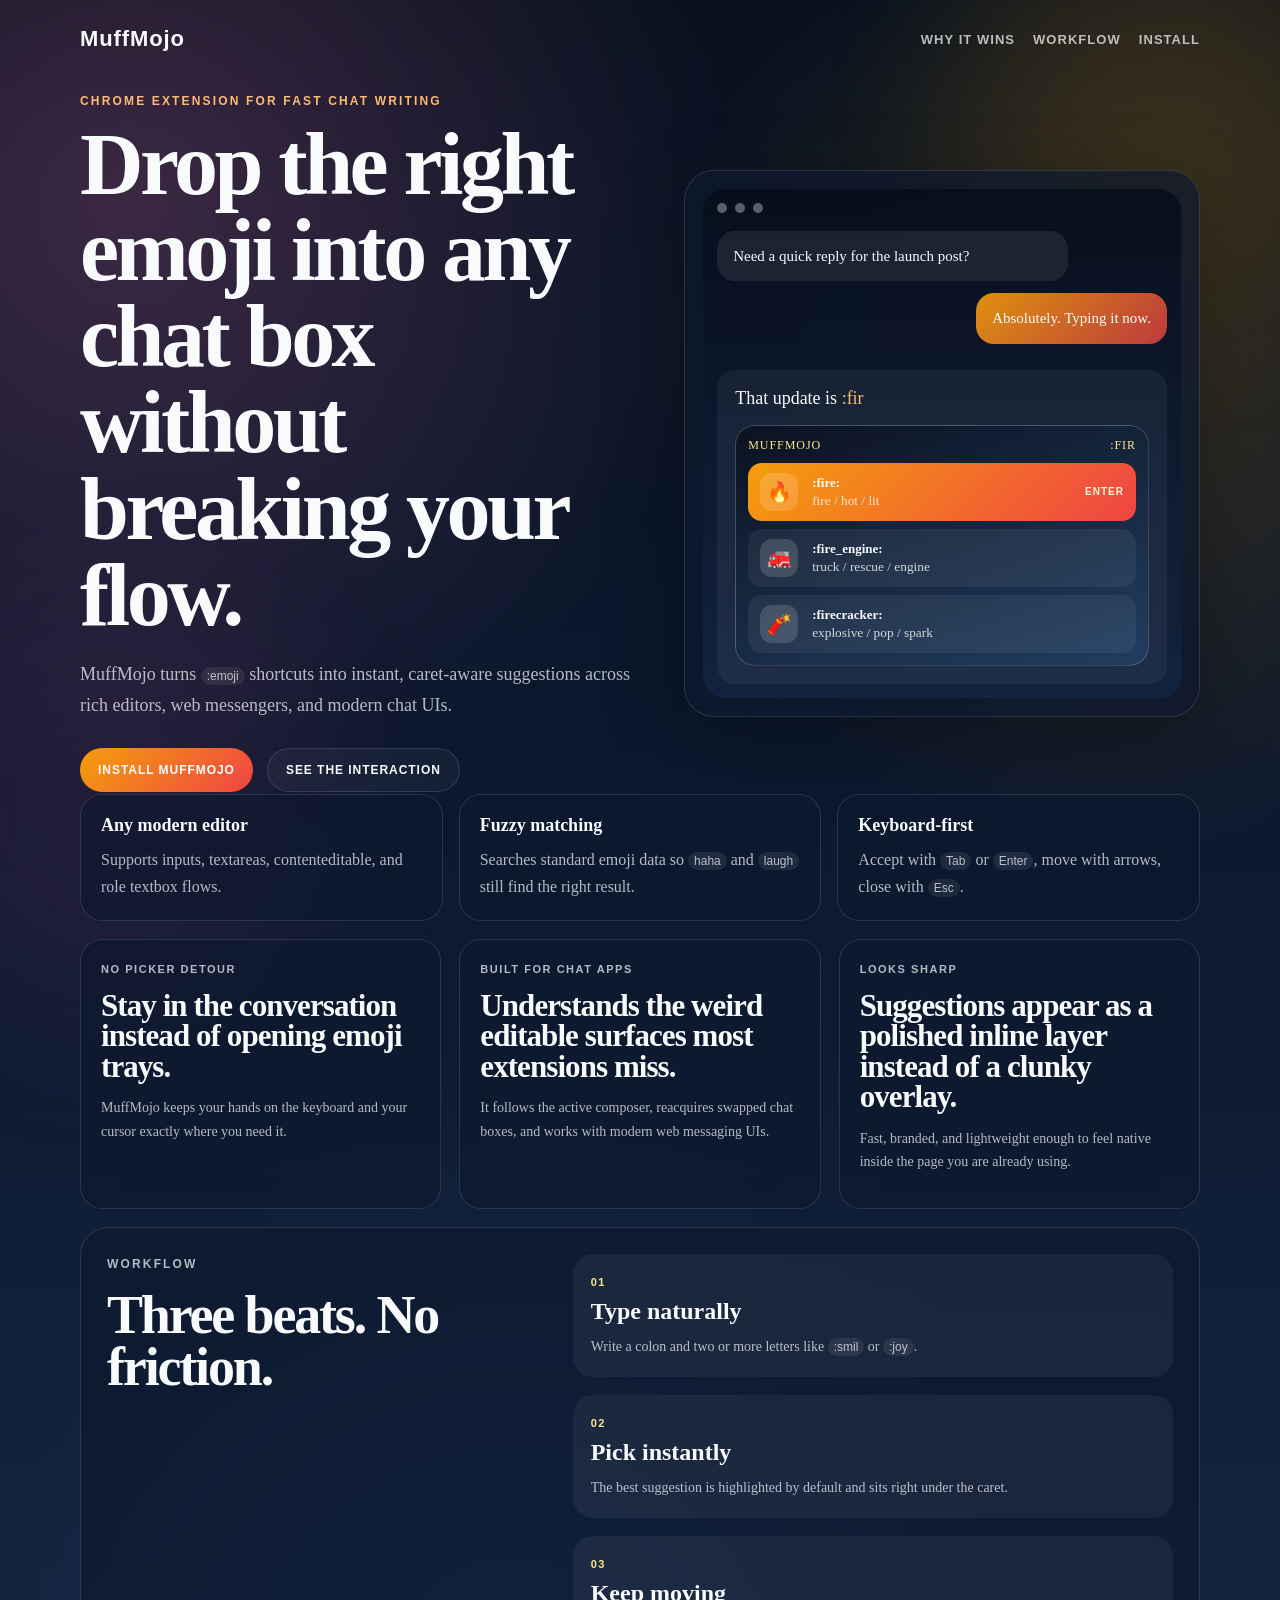
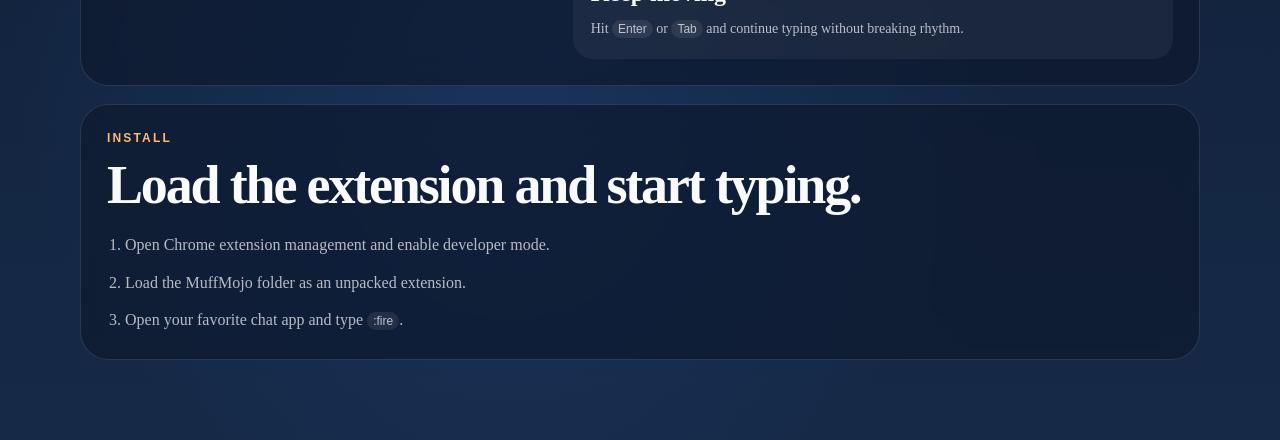
<file: website/index.html>
<!DOCTYPE html>
<html lang="en">
  <head>
    <meta charset="UTF-8" />
    <meta name="viewport" content="width=device-width, initial-scale=1.0" />
    <title>MuffMojo</title>
    <link rel="stylesheet" href="styles.css" />
  </head>
  <body>
    <div class="ambient ambient-one"></div>
    <div class="ambient ambient-two"></div>

    <header class="site-header">
      <a class="brand" href="#">MuffMojo</a>
      <nav class="site-nav">
        <a href="#why">Why it wins</a>
        <a href="#workflow">Workflow</a>
        <a href="#install">Install</a>
      </nav>
    </header>

    <main>
      <section class="hero">
        <div class="hero-copy">
          <p class="eyebrow">Chrome extension for fast chat writing</p>
          <h1>Drop the right emoji into any chat box without breaking your flow.</h1>
          <p class="hero-text">
            MuffMojo turns <code>:emoji</code> shortcuts into instant, caret-aware suggestions across rich editors,
            web messengers, and modern chat UIs.
          </p>
          <div class="cta-row">
            <a class="cta cta-primary" href="#install">Install MuffMojo</a>
            <a class="cta cta-secondary" href="#workflow">See the interaction</a>
          </div>
        </div>

        <div class="hero-demo">
          <div class="demo-window">
            <div class="demo-bar">
              <span></span>
              <span></span>
              <span></span>
            </div>
            <div class="chat-thread">
              <div class="bubble bubble-in">Need a quick reply for the launch post?</div>
              <div class="bubble bubble-out">Absolutely. Typing it now.</div>
            </div>
            <div class="composer">
              <div class="composer-line">That update is <span class="typed">:fir</span></div>
              <div class="tooltip">
                <div class="tooltip-head">
                  <span>MuffMojo</span>
                  <span>:fir</span>
                </div>
                <div class="tooltip-item active">
                  <span class="tooltip-emoji">🔥</span>
                  <span class="tooltip-copy">
                    <strong>:fire:</strong>
                    <small>fire / hot / lit</small>
                  </span>
                  <span class="tooltip-key">Enter</span>
                </div>
                <div class="tooltip-item">
                  <span class="tooltip-emoji">🚒</span>
                  <span class="tooltip-copy">
                    <strong>:fire_engine:</strong>
                    <small>truck / rescue / engine</small>
                  </span>
                </div>
                <div class="tooltip-item">
                  <span class="tooltip-emoji">🧨</span>
                  <span class="tooltip-copy">
                    <strong>:firecracker:</strong>
                    <small>explosive / pop / spark</small>
                  </span>
                </div>
              </div>
            </div>
          </div>
        </div>
      </section>

      <section class="stats">
        <article>
          <strong>Any modern editor</strong>
          <span>Supports inputs, textareas, contenteditable, and role textbox flows.</span>
        </article>
        <article>
          <strong>Fuzzy matching</strong>
          <span>Searches standard emoji data so <code>haha</code> and <code>laugh</code> still find the right result.</span>
        </article>
        <article>
          <strong>Keyboard-first</strong>
          <span>Accept with <code>Tab</code> or <code>Enter</code>, move with arrows, close with <code>Esc</code>.</span>
        </article>
      </section>

      <section class="feature-grid" id="why">
        <article class="feature-card">
          <p class="card-kicker">No picker detour</p>
          <h2>Stay in the conversation instead of opening emoji trays.</h2>
          <p>MuffMojo keeps your hands on the keyboard and your cursor exactly where you need it.</p>
        </article>
        <article class="feature-card">
          <p class="card-kicker">Built for chat apps</p>
          <h2>Understands the weird editable surfaces most extensions miss.</h2>
          <p>It follows the active composer, reacquires swapped chat boxes, and works with modern web messaging UIs.</p>
        </article>
        <article class="feature-card">
          <p class="card-kicker">Looks sharp</p>
          <h2>Suggestions appear as a polished inline layer instead of a clunky overlay.</h2>
          <p>Fast, branded, and lightweight enough to feel native inside the page you are already using.</p>
        </article>
      </section>

      <section class="workflow" id="workflow">
        <div>
          <p class="eyebrow">Workflow</p>
          <h2>Three beats. No friction.</h2>
        </div>
        <div class="workflow-list">
          <article>
            <span>01</span>
            <h3>Type naturally</h3>
            <p>Write a colon and two or more letters like <code>:smil</code> or <code>:joy</code>.</p>
          </article>
          <article>
            <span>02</span>
            <h3>Pick instantly</h3>
            <p>The best suggestion is highlighted by default and sits right under the caret.</p>
          </article>
          <article>
            <span>03</span>
            <h3>Keep moving</h3>
            <p>Hit <code>Enter</code> or <code>Tab</code> and continue typing without breaking rhythm.</p>
          </article>
        </div>
      </section>

      <section class="install" id="install">
        <div>
          <p class="eyebrow">Install</p>
          <h2>Load the extension and start typing.</h2>
        </div>
        <ol>
          <li>Open Chrome extension management and enable developer mode.</li>
          <li>Load the MuffMojo folder as an unpacked extension.</li>
          <li>Open your favorite chat app and type <code>:fire</code>.</li>
        </ol>
      </section>
    </main>
  </body>
</html>
</file>
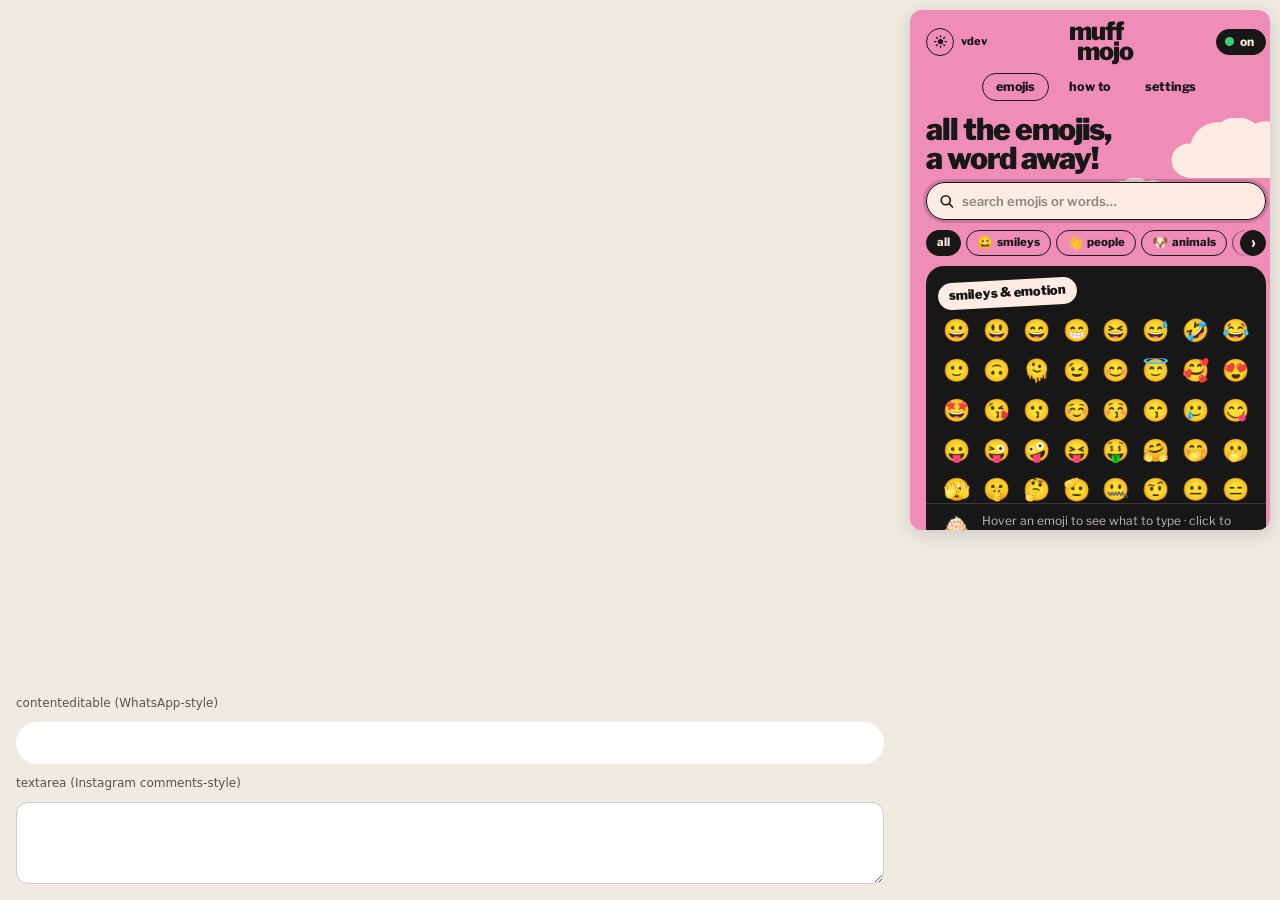
<file: dev/playground.html>
<!DOCTYPE html>
<html lang="en">
<head>
<meta charset="UTF-8" />
<title>Muff-Mojo playground</title>
<style>
  body { margin: 0; font: 14px system-ui, sans-serif; background: #efeae2; display: grid; grid-template-columns: 1fr 380px; height: 100vh; }
  .chat { display: flex; flex-direction: column; justify-content: flex-end; padding: 16px; gap: 12px; }
  .box { background: #fff; border-radius: 22px; padding: 10px 16px; min-height: 22px; outline: none; }
  textarea { font: inherit; border-radius: 12px; border: 1px solid #ccc; padding: 10px; height: 60px; }
  iframe { border: 0; width: 360px; height: 520px; margin: 10px; box-shadow: 0 4px 20px rgba(0,0,0,.15); border-radius: 12px; }
  label { font-size: 12px; color: #555; }
</style>
</head>
<body>
  <div class="chat">
    <label>contenteditable (WhatsApp-style)</label>
    <div id="ce" class="box" contenteditable="true"></div>
    <label>textarea (Instagram comments-style)</label>
    <textarea id="ta"></textarea>
  </div>
  <iframe src="../extension/popup/popup.html" title="popup"></iframe>
  <script src="../extension/shared/emoji-data.js"></script>
  <script src="../extension/shared/emojis.js"></script>
  <script src="../extension/content/content.js"></script>
</body>
</html>
</file>
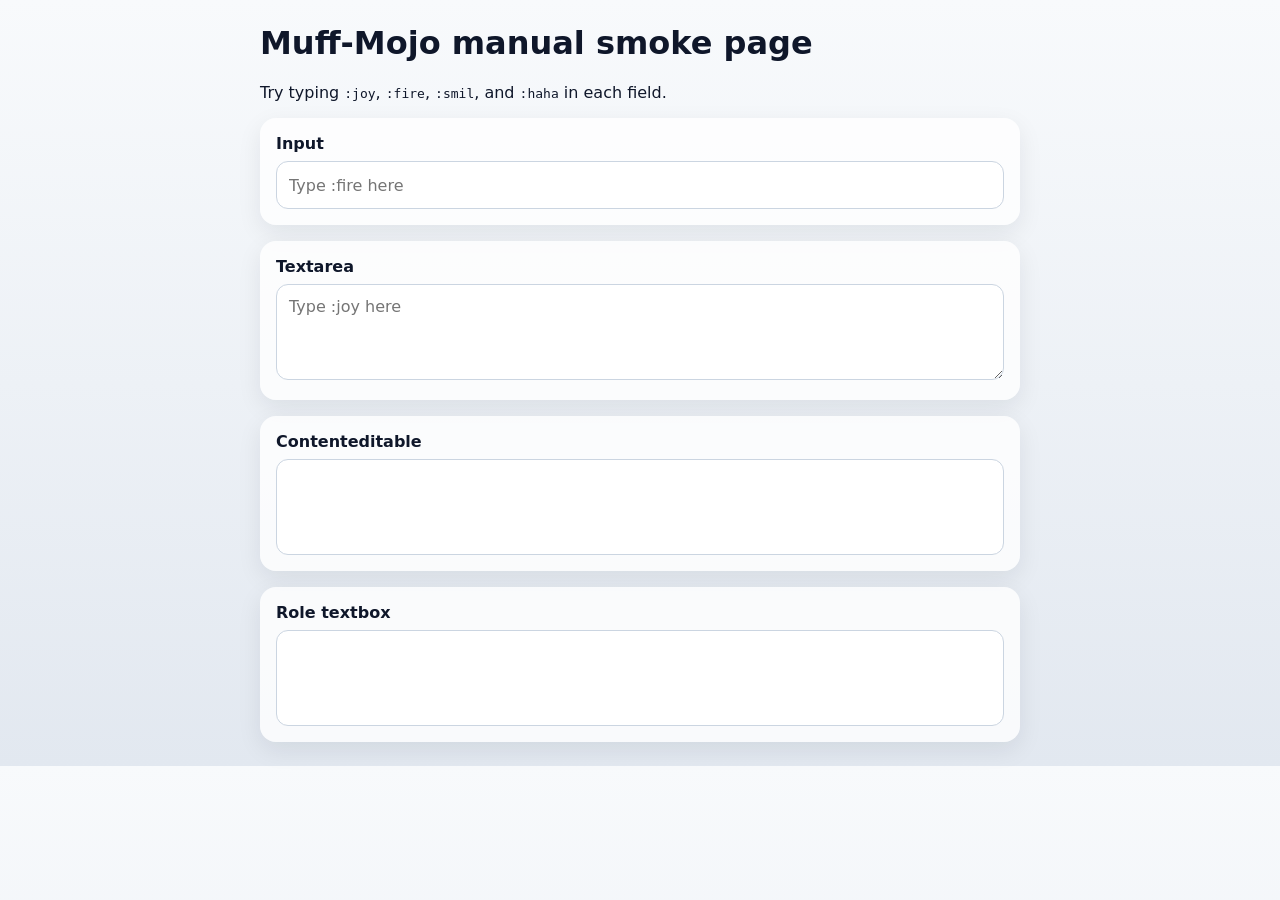
<file: test-fixtures/manual-smoke.html>
<!DOCTYPE html>
<html lang="en">
  <head>
    <meta charset="UTF-8" />
    <meta name="viewport" content="width=device-width, initial-scale=1.0" />
    <title>Muff-Mojo Manual Smoke</title>
    <style>
      body {
        margin: 0;
        padding: 24px;
        background: linear-gradient(180deg, #f8fafc, #e2e8f0);
        color: #0f172a;
        font-family: "Segoe UI", system-ui, sans-serif;
      }

      main {
        max-width: 760px;
        margin: 0 auto;
      }

      h1 {
        margin-top: 0;
      }

      .grid {
        display: grid;
        gap: 16px;
      }

      .card {
        padding: 16px;
        border-radius: 16px;
        background: rgba(255, 255, 255, 0.8);
        box-shadow: 0 8px 24px rgba(15, 23, 42, 0.08);
      }

      label {
        display: block;
        margin-bottom: 8px;
        font-weight: 600;
      }

      input,
      textarea,
      [contenteditable="true"],
      [role="textbox"] {
        width: 100%;
        min-height: 48px;
        padding: 12px;
        border: 1px solid #cbd5e1;
        border-radius: 12px;
        background: #fff;
        box-sizing: border-box;
        font: inherit;
      }

      textarea {
        min-height: 96px;
        resize: vertical;
      }

      [contenteditable="true"],
      [role="textbox"] {
        min-height: 96px;
      }
    </style>
  </head>
  <body>
    <main>
      <h1>Muff-Mojo manual smoke page</h1>
      <p>Try typing <code>:joy</code>, <code>:fire</code>, <code>:smil</code>, and <code>:haha</code> in each field.</p>

      <div class="grid">
        <section class="card">
          <label for="plain-input">Input</label>
          <input id="plain-input" type="text" placeholder="Type :fire here" />
        </section>

        <section class="card">
          <label for="plain-textarea">Textarea</label>
          <textarea id="plain-textarea" placeholder="Type :joy here"></textarea>
        </section>

        <section class="card">
          <label for="rich-editor">Contenteditable</label>
          <div id="rich-editor" contenteditable="true" spellcheck="false"></div>
        </section>

        <section class="card">
          <label for="role-editor">Role textbox</label>
          <div id="role-editor" role="textbox" contenteditable="true" spellcheck="false"></div>
        </section>
      </div>
    </main>
  </body>
</html>
</file>
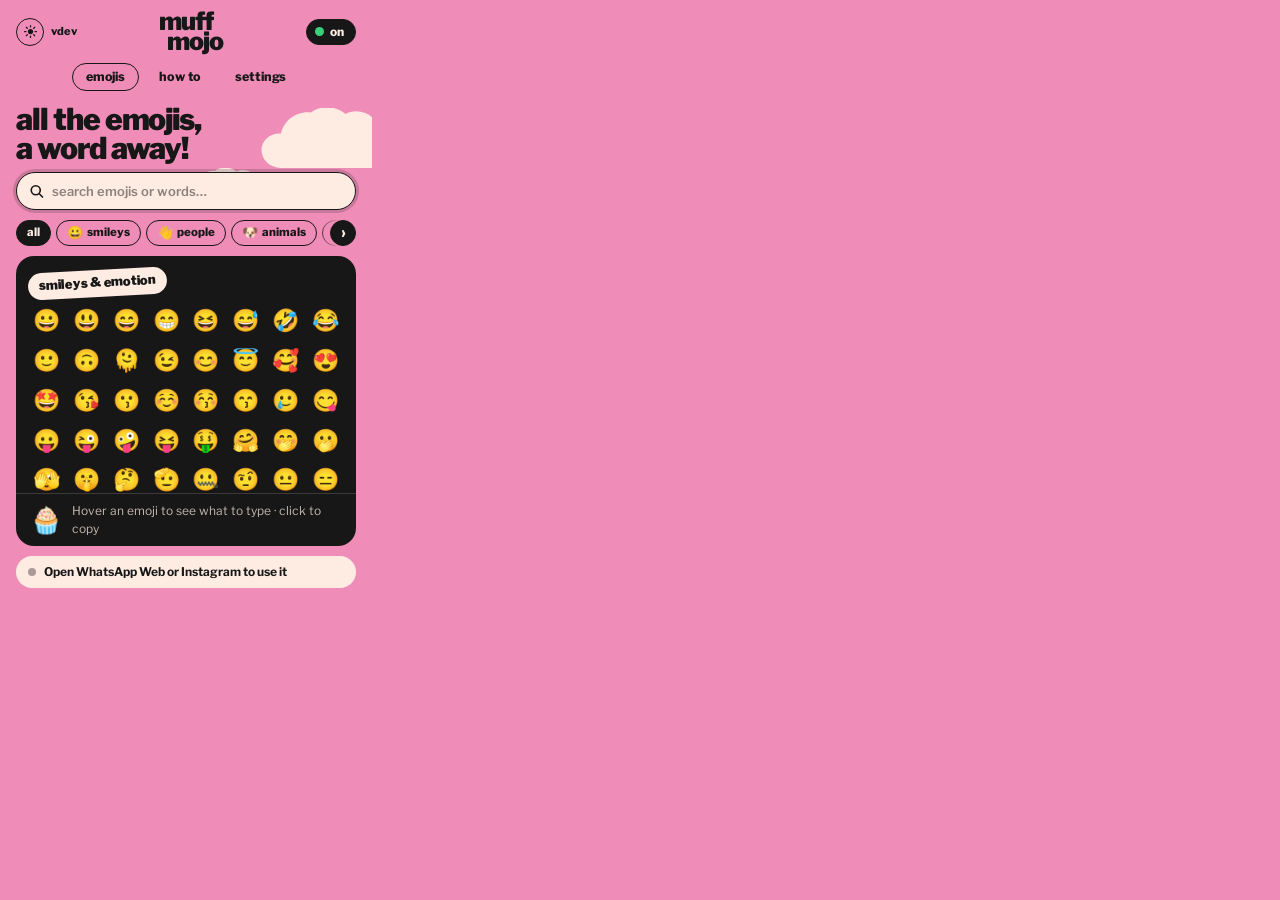
<file: extension/popup/popup.html>
<!DOCTYPE html>
<html lang="en">
<head>
  <meta charset="UTF-8" />
  <title>Muff-Mojo</title>
  <link rel="preconnect" href="https://fonts.googleapis.com" />
  <link rel="preconnect" href="https://fonts.gstatic.com" crossorigin />
  <link href="https://fonts.googleapis.com/css2?family=Libre+Franklin:ital,wght@0,400;0,600;0,800;0,900;1,800&display=swap" rel="stylesheet" />
  <link rel="stylesheet" href="popup.css" />
</head>
<body data-tab="emojis">
  <script src="theme-boot.js"></script>
  <main class="app">
    <!-- decorative clouds -->
    <svg class="cloud cloud-a" viewBox="0 0 200 90" aria-hidden="true"><path d="M30 80c-17 0-28-11-28-24s12-23 26-22c4-17 20-30 40-28 12-10 34-9 46 2 14-8 36-2 42 14 20 0 38 13 38 31s-14 27-32 27z"/></svg>
    <svg class="cloud cloud-b" viewBox="0 0 200 90" aria-hidden="true"><path d="M30 80c-17 0-28-11-28-24s12-23 26-22c4-17 20-30 40-28 12-10 34-9 46 2 14-8 36-2 42 14 20 0 38 13 38 31s-14 27-32 27z"/></svg>

    <header class="top">
      <div class="top-left">
        <button type="button" class="theme-btn" id="theme-btn" aria-label="Switch to dark mode" title="Switch to dark mode">
          <svg class="i-moon" viewBox="0 0 24 24" aria-hidden="true"><path d="M20 14.5A8 8 0 0 1 9.5 4a8 8 0 1 0 10.5 10.5z"/></svg>
          <svg class="i-sun" viewBox="0 0 24 24" aria-hidden="true"><circle cx="12" cy="12" r="4.2"/><path d="M12 2.5v2.2M12 19.3v2.2M2.5 12h2.2M19.3 12h2.2M5.3 5.3l1.6 1.6M17.1 17.1l1.6 1.6M5.3 18.7l1.6-1.6M17.1 6.9l1.6-1.6"/></svg>
        </button>
        <span class="ver">v<span id="version"></span></span>
      </div>
      <h1 class="wordmark" aria-label="Muff-Mojo"><span>muff</span><span>mojo</span></h1>
      <label class="power" title="Turn Muff-Mojo on or off">
        <input type="checkbox" id="enabled" checked />
        <span class="power-pill" aria-hidden="true"><span class="power-dot"></span><span class="power-on">on</span><span class="power-off">off</span></span>
        <span class="sr">Enable Muff-Mojo</span>
      </label>
    </header>

    <nav class="tabs" role="tablist">
      <button role="tab" id="tab-emojis" aria-controls="panel-emojis" aria-selected="true">emojis</button>
      <button role="tab" id="tab-howto" aria-controls="panel-howto" aria-selected="false">how to</button>
      <button role="tab" id="tab-settings" aria-controls="panel-settings" aria-selected="false">settings</button>
    </nav>

    <!-- Emoji dictionary -->
    <section class="panel" id="panel-emojis" role="tabpanel" aria-labelledby="tab-emojis">
      <h2 class="title">all the emojis,<br />a word away!</h2>
      <div class="search">
        <svg viewBox="0 0 20 20" aria-hidden="true"><circle cx="9" cy="9" r="6"/><path d="m14 14 4 4"/></svg>
        <input id="q" type="search" placeholder="search emojis or words…" autocomplete="off" spellcheck="false" />
      </div>
      <div class="chips-wrap" id="chips-wrap">
        <button type="button" class="chips-nav prev" id="chips-prev" aria-label="Previous categories" tabindex="-1">‹</button>
        <div class="chips" id="chips" role="toolbar" aria-label="Categories"></div>
        <button type="button" class="chips-nav next" id="chips-next" aria-label="More categories" tabindex="-1">›</button>
      </div>
      <div class="card">
        <div class="grid-wrap" id="grid-wrap">
          <div id="grid"></div>
          <p class="empty" id="empty" hidden>no emoji for “<span id="empty-q"></span>” yet.</p>
        </div>
        <footer class="detail" id="detail" aria-live="polite">
          <span class="detail-emoji" id="detail-emoji">🧁</span>
          <span class="detail-text" id="detail-text">Hover an emoji to see what to type · click to copy</span>
        </footer>
      </div>
    </section>

    <!-- How to -->
    <section class="panel" id="panel-howto" role="tabpanel" aria-labelledby="tab-howto" hidden>
      <h2 class="title">type a word,<br />get the emoji!</h2>
      <div class="demo" aria-hidden="true">
        <div class="demo-pop"><span class="on">😍</span><span>❤️</span><span>💑</span></div>
        <div class="demo-input">see you soon <b>love</b><i class="caret"></i></div>
      </div>
      <ol class="steps">
        <li>
          <span class="tag">1 · type</span>
          <p>In a chat box, type a word like <code>happy</code> or <code>love</code>. Emojis pop up above it, and they start showing after the first few letters (<code>hap…</code>).</p>
        </li>
        <li>
          <span class="tag">2 · pick</span>
          <p><kbd>↑</kbd> moves to the next emoji, <kbd>↓</kbd> back. Press <kbd>Tab</kbd> to insert, or just click it.</p>
        </li>
        <li>
          <span class="tag">3 · search</span>
          <p>Type <code>:</code> and a few letters (<code>:lau</code>) to search everything. <kbd>Enter</kbd> works here too.</p>
        </li>
      </ol>
      <p class="hint"><kbd>Esc</kbd> hides the picker for that word. <kbd>Enter</kbd> still sends your message as usual.</p>
    </section>

    <!-- Settings -->
    <section class="panel" id="panel-settings" role="tabpanel" aria-labelledby="tab-settings" hidden>
      <h2 class="title">make it<br />yours.</h2>
      <h3 class="group">sites</h3>
      <label class="row">
        <span class="row-text"><b>WhatsApp Web</b><small>web.whatsapp.com</small></span>
        <input type="checkbox" class="toggle" data-site="whatsapp" checked />
      </label>
      <label class="row">
        <span class="row-text"><b>Instagram</b><small>Direct messages and comments</small></span>
        <input type="checkbox" class="toggle" data-site="instagram" checked />
      </label>

      <h3 class="group">appearance</h3>
      <div class="row seg-row">
        <span class="row-text"><b>Theme</b><small>For this popup and the in-chat picker.</small></span>
        <div class="seg" role="radiogroup" aria-label="Theme">
          <button type="button" role="radio" data-theme="auto" aria-checked="true">auto</button>
          <button type="button" role="radio" data-theme="light" aria-checked="false">light</button>
          <button type="button" role="radio" data-theme="dark" aria-checked="false">dark</button>
        </div>
      </div>
      <div class="row seg-row tone-row">
        <span class="row-text"><b>Skin tone</b><small>For hands and people emojis.</small></span>
        <div class="seg tones" role="radiogroup" aria-label="Skin tone">
          <button type="button" role="radio" data-tone="0" aria-checked="true" aria-label="Default">✋</button>
          <button type="button" role="radio" data-tone="1" aria-checked="false" aria-label="Light">✋🏻</button>
          <button type="button" role="radio" data-tone="2" aria-checked="false" aria-label="Medium-light">✋🏼</button>
          <button type="button" role="radio" data-tone="3" aria-checked="false" aria-label="Medium">✋🏽</button>
          <button type="button" role="radio" data-tone="4" aria-checked="false" aria-label="Medium-dark">✋🏾</button>
          <button type="button" role="radio" data-tone="5" aria-checked="false" aria-label="Dark">✋🏿</button>
        </div>
      </div>

      <h3 class="group">behaviour</h3>
      <label class="row">
        <span class="row-text"><b>Suggest while typing</b><small>Show emojis for plain words. Off = only <code>:search</code>.</small></span>
        <input type="checkbox" class="toggle" data-key="autoSuggest" checked />
      </label>
      <label class="row">
        <span class="row-text"><b>Add a space after emoji</b><small>So you can keep typing straight away.</small></span>
        <input type="checkbox" class="toggle" data-key="addSpace" checked />
      </label>

      <div class="stats" id="stats"></div>
      <div class="links">
        <a class="pill" href="https://github.com/owaismohammad/MuffMojo" target="_blank" rel="noopener">github</a>
        <a class="pill" href="https://github.com/owaismohammad/MuffMojo/issues" target="_blank" rel="noopener">report a bug</a>
      </div>
    </section>

    <div class="status" id="status" data-state="idle">
      <span class="dot" aria-hidden="true"></span>
      <span id="status-text">Works on WhatsApp Web and Instagram</span>
    </div>

    <div class="toast" id="toast" role="status" aria-live="polite"></div>
  </main>

  <script src="../shared/emoji-data.js"></script>
  <script src="../shared/emojis.js"></script>
  <script src="popup.js"></script>
</body>
</html>
</file>
<file: website/styles.css>
:root {
  --bg: #07111f;
  --panel: rgba(13, 25, 46, 0.7);
  --panel-strong: rgba(255, 255, 255, 0.08);
  --text: #f8fafc;
  --muted: rgba(248, 250, 252, 0.72);
  --warm: #f59e0b;
  --hot: #ef4444;
  --outline: rgba(255, 255, 255, 0.12);
}

* {
  box-sizing: border-box;
}

html {
  scroll-behavior: smooth;
}

body {
  margin: 0;
  min-height: 100vh;
  background:
    radial-gradient(circle at 10% 10%, rgba(244, 114, 182, 0.22), transparent 28%),
    radial-gradient(circle at 88% 18%, rgba(245, 158, 11, 0.18), transparent 24%),
    radial-gradient(circle at 40% 80%, rgba(59, 130, 246, 0.16), transparent 28%),
    linear-gradient(180deg, #07111f, #0d1b31 48%, #162a48);
  color: var(--text);
  font-family: Georgia, "Times New Roman", serif;
}

.ambient {
  position: fixed;
  inset: auto;
  width: 420px;
  height: 420px;
  border-radius: 50%;
  filter: blur(90px);
  pointer-events: none;
  opacity: 0.45;
}

.ambient-one {
  top: -120px;
  right: -110px;
  background: rgba(245, 158, 11, 0.28);
}

.ambient-two {
  bottom: -120px;
  left: -100px;
  background: rgba(236, 72, 153, 0.22);
}

.site-header,
main {
  position: relative;
  z-index: 1;
}

.site-header {
  display: flex;
  align-items: center;
  justify-content: space-between;
  gap: 20px;
  width: min(1120px, calc(100vw - 40px));
  margin: 0 auto;
  padding: 26px 0 0;
}

.brand,
.site-nav a,
.cta,
.tooltip-key,
code,
.pill,
.panel-title,
.card-kicker,
.workflow-list span,
.eyebrow {
  font-family: "Segoe UI", sans-serif;
}

.brand {
  color: var(--text);
  text-decoration: none;
  font-size: 22px;
  font-weight: 800;
  letter-spacing: 0.04em;
}

.site-nav {
  display: flex;
  gap: 18px;
  flex-wrap: wrap;
}

.site-nav a {
  color: var(--muted);
  text-decoration: none;
  font-size: 13px;
  font-weight: 600;
  text-transform: uppercase;
  letter-spacing: 0.08em;
}

main {
  width: min(1120px, calc(100vw - 40px));
  margin: 0 auto;
  padding: 40px 0 80px;
}

.hero {
  display: grid;
  grid-template-columns: 1.05fr 0.95fr;
  gap: 34px;
  align-items: center;
  min-height: 78vh;
}

.eyebrow {
  margin: 0 0 14px;
  font-size: 12px;
  font-weight: 800;
  letter-spacing: 0.18em;
  text-transform: uppercase;
  color: #fdba74;
}

h1,
h2 {
  margin: 0;
  line-height: 0.98;
}

h1 {
  font-size: clamp(50px, 8vw, 88px);
  letter-spacing: -0.04em;
}

.hero-text,
.feature-card p,
.stats span,
.workflow p,
.install li {
  color: var(--muted);
  line-height: 1.7;
}

.hero-text {
  max-width: 620px;
  margin: 20px 0 0;
  font-size: 18px;
}

.cta-row {
  display: flex;
  gap: 14px;
  flex-wrap: wrap;
  margin-top: 28px;
}

.cta {
  display: inline-flex;
  align-items: center;
  justify-content: center;
  padding: 14px 18px;
  border-radius: 999px;
  text-decoration: none;
  font-size: 12px;
  font-weight: 800;
  letter-spacing: 0.08em;
  text-transform: uppercase;
}

.cta-primary {
  background: linear-gradient(135deg, var(--warm), var(--hot));
  color: #fff;
}

.cta-secondary {
  border: 1px solid var(--outline);
  color: var(--text);
  background: rgba(255, 255, 255, 0.04);
}

.hero-demo,
.feature-card,
.workflow,
.install,
.stats article {
  border: 1px solid var(--outline);
  background: var(--panel);
  backdrop-filter: blur(16px);
}

.hero-demo {
  padding: 18px;
  border-radius: 30px;
  box-shadow: 0 24px 80px rgba(0, 0, 0, 0.32);
}

.demo-window {
  padding: 14px;
  border-radius: 22px;
  background: linear-gradient(180deg, rgba(6, 14, 27, 0.9), rgba(20, 37, 66, 0.88));
}

.demo-bar {
  display: flex;
  gap: 8px;
}

.demo-bar span {
  width: 10px;
  height: 10px;
  border-radius: 50%;
  background: rgba(248, 250, 252, 0.34);
}

.chat-thread {
  display: grid;
  gap: 12px;
  margin-top: 18px;
}

.bubble {
  max-width: 78%;
  padding: 14px 16px;
  border-radius: 18px;
  font-size: 15px;
  line-height: 1.5;
}

.bubble-in {
  background: rgba(255, 255, 255, 0.08);
}

.bubble-out {
  margin-left: auto;
  background: linear-gradient(135deg, rgba(245, 158, 11, 0.9), rgba(239, 68, 68, 0.78));
}

.composer {
  position: relative;
  margin-top: 26px;
  padding: 18px;
  border-radius: 18px;
  background: rgba(255, 255, 255, 0.05);
}

.composer-line {
  font-size: 18px;
}

.typed {
  color: #fdba74;
}

.tooltip {
  margin-top: 16px;
  padding: 12px;
  border-radius: 20px;
  background: linear-gradient(160deg, rgba(11, 18, 32, 0.96), rgba(34, 63, 99, 0.92));
  border: 1px solid rgba(255, 255, 255, 0.18);
}

.tooltip-head {
  display: flex;
  justify-content: space-between;
  gap: 10px;
  margin-bottom: 10px;
  font-size: 12px;
  letter-spacing: 0.08em;
  text-transform: uppercase;
  color: #fde68a;
}

.tooltip-item {
  display: grid;
  grid-template-columns: 42px 1fr auto;
  align-items: center;
  gap: 10px;
  padding: 10px 12px;
  border-radius: 14px;
  background: rgba(255, 255, 255, 0.06);
}

.tooltip-item + .tooltip-item {
  margin-top: 8px;
}

.tooltip-item.active {
  background: linear-gradient(135deg, var(--warm), var(--hot));
}

.tooltip-emoji {
  display: grid;
  place-items: center;
  width: 38px;
  height: 38px;
  border-radius: 12px;
  background: rgba(255, 255, 255, 0.15);
  font-size: 20px;
}

.tooltip-copy {
  display: flex;
  flex-direction: column;
}

.tooltip-copy strong {
  font-size: 13px;
}

.tooltip-copy small {
  margin-top: 2px;
  color: rgba(248, 250, 252, 0.82);
}

.tooltip-key {
  font-size: 10px;
  font-weight: 800;
  letter-spacing: 0.1em;
  text-transform: uppercase;
  color: #fff6db;
}

.stats {
  display: grid;
  grid-template-columns: repeat(3, minmax(0, 1fr));
  gap: 16px;
}

.stats article,
.feature-card {
  padding: 20px;
  border-radius: 22px;
}

.stats strong {
  display: block;
  margin-bottom: 10px;
  font-size: 18px;
}

.feature-grid {
  display: grid;
  grid-template-columns: repeat(3, minmax(0, 1fr));
  gap: 18px;
  margin-top: 18px;
}

.card-kicker {
  margin: 0 0 12px;
  font-size: 11px;
  font-weight: 800;
  letter-spacing: 0.14em;
  text-transform: uppercase;
  color: #fdba74;
}

.feature-card h2 {
  font-size: 31px;
  letter-spacing: -0.03em;
}

.feature-card p:last-child {
  margin-top: 14px;
  font-size: 14px;
}

.workflow,
.install {
  margin-top: 18px;
  padding: 26px;
  border-radius: 28px;
}

.workflow {
  display: grid;
  grid-template-columns: 0.85fr 1.15fr;
  gap: 22px;
}

.workflow h2,
.install h2 {
  font-size: clamp(36px, 5vw, 54px);
  letter-spacing: -0.04em;
}

.workflow-list {
  display: grid;
  gap: 18px;
}

.workflow-list article {
  padding: 18px;
  border-radius: 20px;
  background: rgba(255, 255, 255, 0.05);
}

.workflow-list span {
  display: inline-block;
  margin-bottom: 10px;
  font-size: 11px;
  font-weight: 800;
  letter-spacing: 0.14em;
  text-transform: uppercase;
  color: #fde68a;
}

.workflow-list h3 {
  margin: 0;
  font-size: 24px;
}

.workflow-list p {
  margin: 10px 0 0;
  font-size: 14px;
}

.install ol {
  margin: 20px 0 0;
  padding-left: 18px;
}

.install li + li {
  margin-top: 10px;
}

code {
  padding: 2px 6px;
  border-radius: 999px;
  background: rgba(255, 255, 255, 0.08);
  font-size: 12px;
}

@media (max-width: 960px) {
  .hero,
  .workflow,
  .stats,
  .feature-grid {
    grid-template-columns: 1fr;
  }
}

@media (max-width: 640px) {
  .site-header {
    flex-direction: column;
    align-items: flex-start;
  }

  main {
    width: min(1120px, calc(100vw - 28px));
    padding-top: 26px;
  }

  .hero {
    min-height: auto;
  }

  .hero-demo,
  .workflow,
  .install {
    padding: 18px;
  }
}
</file>
<file: extension/popup/popup.css>
/* Muff-Mojo popup — flat colour blocks, ink outlines, cream accents, chunky lowercase type. */
:root {
  --ink: #171717;
  --cream: #feece3;
  --pink: #ef8db8;
  --orange: #ff7a1a;
  --violet: #7b7cff;
  --green: #3ccf7a;
  --bg: var(--pink);
  --fg: var(--ink);
  --line: var(--ink);
  --display: "Libre Franklin", "Helvetica Neue", Arial, sans-serif;
  --emoji-font: "Apple Color Emoji", "Segoe UI Emoji", "Noto Color Emoji", sans-serif;
  color-scheme: light;
}
body[data-tab="howto"] { --bg: var(--orange); }
body[data-tab="settings"] { --bg: var(--ink); --fg: var(--cream); --line: var(--cream); }

* { box-sizing: border-box; }
html, body { margin: 0; }
body {
  width: 372px;
  background: var(--bg);
  color: var(--fg);
  font: 13px/1.5 var(--display);
  -webkit-font-smoothing: antialiased;
  transition: background-color .35s ease, color .35s ease;
}
.sr { position: absolute; width: 1px; height: 1px; overflow: hidden; clip: rect(0 0 0 0); }
button { font: inherit; color: inherit; }
:focus-visible { outline: 2px solid var(--fg); outline-offset: 2px; }

.app { position: relative; display: flex; flex-direction: column; height: 600px; overflow: hidden; }

/* clouds */
.cloud { position: absolute; fill: var(--cream); pointer-events: none; transition: opacity .35s ease, transform .6s cubic-bezier(.3, 1.4, .5, 1); }
.cloud-a { width: 150px; top: 108px; right: -38px; }
.cloud-b { width: 92px; top: 168px; right: 96px; opacity: .9; }
body[data-tab="howto"] .cloud-a { transform: translateX(-24px) translateY(-6px); }
body[data-tab="howto"] .cloud-b { transform: translateX(30px); }
body[data-tab="settings"] .cloud { opacity: .1; }

/* header */
.top {
  position: relative; z-index: 2;
  display: grid; grid-template-columns: 1fr auto 1fr; align-items: center;
  padding: 12px 16px 6px;
}
.top-left { display: flex; align-items: center; gap: 7px; }
.ver { font-weight: 800; font-size: 11px; letter-spacing: .02em; }

/* light / dark toggle */
.theme-btn {
  width: 28px; height: 28px; padding: 0; display: grid; place-items: center; cursor: pointer;
  border: 1.5px solid var(--line); border-radius: 50%; background: transparent;
  transition: background .15s ease, transform .25s cubic-bezier(.3, 1.6, .5, 1);
}
.theme-btn:hover { background: rgba(254, 236, 227, .35); transform: rotate(-14deg); }
.theme-btn svg { grid-area: 1 / 1; width: 15px; height: 15px; transition: opacity .2s ease, transform .3s ease; }
/* the icon shows the current mode: sun in light, moon in dark */
.i-moon { fill: var(--fg); opacity: 0; transform: rotate(90deg) scale(.6); }
.i-sun { fill: none; stroke: var(--fg); stroke-width: 2; stroke-linecap: round; }
.i-sun circle { fill: var(--fg); stroke: none; }
body.dark .i-moon { opacity: 1; transform: none; }
body.dark .i-sun { opacity: 0; transform: rotate(-90deg) scale(.6); }
.wordmark {
  margin: 0; display: flex; flex-direction: column; align-items: center;
  font-weight: 900; font-size: 25px; line-height: .78; letter-spacing: -.04em;
}
.wordmark span:last-child { margin-left: 18px; }

/* on/off pill */
.power { justify-self: end; position: relative; cursor: pointer; }
.power input { position: absolute; inset: 0; opacity: 0; margin: 0; cursor: pointer; }
.power-pill {
  display: flex; align-items: center; gap: 6px; height: 26px; padding: 0 11px 0 8px;
  border: 1.5px solid var(--line); border-radius: 99px; font-weight: 800; font-size: 12px;
  transition: background .15s ease, color .15s ease;
}
.power-dot { width: 9px; height: 9px; border-radius: 50%; background: var(--fg); opacity: .35; }
.power-on { display: none; }
.power input:checked + .power-pill { background: var(--ink); color: var(--cream); border-color: var(--ink); }
body[data-tab="settings"] .power input:checked + .power-pill { background: var(--cream); color: var(--ink); border-color: var(--cream); }
.power input:checked + .power-pill .power-dot { background: var(--green); opacity: 1; }
.power input:checked + .power-pill .power-on { display: inline; }
.power input:checked + .power-pill .power-off { display: none; }
.power input:focus-visible + .power-pill { outline: 2px solid var(--fg); outline-offset: 2px; }

/* tabs */
.tabs { position: relative; z-index: 2; display: flex; justify-content: center; gap: 6px; padding: 6px 16px 4px; }
.tabs button {
  border: 1.5px solid transparent; background: none; cursor: pointer;
  height: 28px; padding: 0 13px; border-radius: 99px;
  font-weight: 800; font-size: 12.5px; letter-spacing: -.01em;
  transition: border-color .15s ease, background .15s ease;
}
.tabs button:hover { border-color: var(--line); }
.tabs button[aria-selected="true"] { border-color: var(--line); }

/* panels */
.panel { position: relative; z-index: 1; flex: 1; min-height: 0; display: flex; flex-direction: column; padding: 8px 16px 10px; overflow: auto; scrollbar-width: none; }
.panel[hidden] { display: none; }
.panel:not([hidden]) { animation: rise .35s cubic-bezier(.2, .9, .3, 1.2); }
@keyframes rise { from { opacity: 0; transform: translateY(10px); } }
#panel-emojis { overflow: hidden; }

.title {
  margin: 2px 0 10px; font-weight: 900; font-size: 30px; line-height: .95;
  letter-spacing: -.035em; text-transform: lowercase;
}

/* search */
.search { position: relative; flex: none; }
.search svg {
  position: absolute; left: 13px; top: 50%; width: 15px; height: 15px; transform: translateY(-50%);
  fill: none; stroke: var(--ink); stroke-width: 2.2; stroke-linecap: round;
}
.search input {
  width: 100%; height: 38px; padding: 0 14px 0 35px;
  border: 1.5px solid var(--ink); border-radius: 99px;
  background: var(--cream); color: var(--ink); font: 600 13px var(--display);
}
.search input::placeholder { color: rgba(23, 23, 23, .5); }
.search input:focus { outline: none; box-shadow: 0 0 0 3px rgba(23, 23, 23, .18); }

/* category chips */
.chips-wrap { position: relative; flex: none; margin: 10px 0; }
.chips { display: flex; gap: 5px; overflow-x: auto; scrollbar-width: none; scroll-behavior: smooth; }
.chips::-webkit-scrollbar { display: none; }
/* ‹ › buttons at the edges, shown only when there's more to scroll that way */
.chips-nav {
  position: absolute; top: 0; z-index: 2; width: 26px; height: 26px; padding: 0 0 2px;
  display: grid; place-items: center; cursor: pointer;
  border: 1.5px solid var(--ink); border-radius: 50%;
  background: var(--ink); color: var(--cream); font: 900 17px/1 var(--display);
  opacity: 0; pointer-events: none; transition: opacity .15s ease, transform .15s ease;
}
.chips-nav.prev { left: 0; }
.chips-nav.next { right: 0; }
.chips-nav:hover { transform: scale(1.1); }
.chips-wrap.can-prev .prev, .chips-wrap.can-next .next { opacity: 1; pointer-events: auto; }
/* soft fade under the buttons so cut-off chips read as "more this way" */
.chips-wrap::before, .chips-wrap::after {
  content: ""; position: absolute; top: 0; bottom: 0; width: 40px; z-index: 1;
  pointer-events: none; opacity: 0; transition: opacity .15s ease;
}
.chips-wrap::before { left: 0; background: linear-gradient(90deg, var(--bg) 45%, transparent); }
.chips-wrap::after { right: 0; background: linear-gradient(270deg, var(--bg) 45%, transparent); }
.chips-wrap.can-prev::before, .chips-wrap.can-next::after { opacity: 1; }
body.dark .chips-nav { background: var(--cream); color: var(--ink); border-color: var(--cream); }
.chips button {
  flex: none; cursor: pointer; height: 26px; padding: 0 10px; border-radius: 99px;
  border: 1.5px solid var(--ink); background: transparent;
  font-weight: 800; font-size: 11.5px; display: flex; align-items: center; gap: 4px;
  text-transform: lowercase;
}
.chips button span { font-family: var(--emoji-font); font-size: 13px; }
.chips button:hover { background: rgba(254, 236, 227, .45); }
.chips button[aria-pressed="true"] { background: var(--ink); color: var(--cream); }

/* black card with the grid */
.card {
  flex: 1; min-height: 0; display: flex; flex-direction: column;
  background: var(--ink); color: var(--cream); border-radius: 18px; overflow: hidden;
}
.grid-wrap { flex: 1; min-height: 0; overflow-y: auto; overflow-x: hidden; padding: 4px 12px 10px; scrollbar-width: thin; scrollbar-color: #444 transparent; }
.group-title {
  position: sticky; top: 0; z-index: 1; display: flex; margin: 0; padding: 10px 0 6px;
  background: var(--ink);
}
.group-title span {
  display: inline-block; padding: 3px 11px 4px; border-radius: 99px;
  background: var(--cream); color: var(--ink); transform: rotate(-3deg);
  font-weight: 900; font-size: 13px; letter-spacing: -.02em; text-transform: lowercase;
}
.group-title:nth-of-type(2n) span { transform: rotate(2deg); }
.grid { display: grid; grid-template-columns: repeat(8, minmax(0, 1fr)); gap: 2px; }
.grid button {
  aspect-ratio: 1; border: 0; padding: 0; background: none; cursor: pointer; border-radius: 10px;
  font-family: var(--emoji-font); font-size: 22px; line-height: 1;
  transition: transform .12s cubic-bezier(.3, 1.6, .5, 1), background .1s ease;
}
.grid button:hover, .grid button:focus-visible { background: rgba(254, 236, 227, .14); transform: scale(1.2) rotate(-6deg); }
.grid button:active { transform: scale(.9); }
.empty { text-align: center; color: rgba(254, 236, 227, .7); padding: 34px 0; margin: 0; font-weight: 600; }

.detail {
  display: flex; align-items: center; gap: 10px; flex: none; min-height: 50px;
  padding: 8px 14px; border-top: 1px solid rgba(254, 236, 227, .16);
}
.detail-emoji { font-family: var(--emoji-font); font-size: 26px; line-height: 1; }
.detail-text { font-size: 12px; color: rgba(254, 236, 227, .75); min-width: 0; }
.detail-text code { background: rgba(254, 236, 227, .14); color: var(--cream); margin-right: 2px; }

code {
  font: 700 11.5px ui-monospace, "Cascadia Code", Consolas, monospace;
  background: var(--cream); color: var(--ink); padding: 1px 6px; border-radius: 99px;
}
kbd {
  display: inline-block; font: 800 10.5px/1 var(--display);
  padding: 3px 7px; border-radius: 99px; background: var(--cream); color: var(--ink);
  border: 1.5px solid var(--ink);
}

/* how to */
.demo {
  position: relative; margin: 0 0 12px; padding: 14px 14px 12px;
  border-radius: 18px; background: var(--ink);
  display: flex; flex-direction: column; align-items: flex-start; gap: 8px;
  transform: rotate(-1.2deg);
}
.demo-pop {
  display: flex; gap: 2px; padding: 4px; margin-left: 84px; border-radius: 14px;
  background: var(--cream); border: 1.5px solid var(--ink);
  font-family: var(--emoji-font); font-size: 18px;
  animation: bob 2.4s ease-in-out infinite;
}
@keyframes bob { 50% { transform: translateY(-3px); } }
.demo-pop span { width: 30px; height: 30px; display: grid; place-items: center; border-radius: 9px; }
.demo-pop .on { background: var(--pink); }
.demo-input {
  width: 100%; padding: 8px 14px; border-radius: 99px; background: var(--cream); color: var(--ink); font-weight: 600;
}
.demo-input b { color: var(--orange); font-weight: 900; }
.caret { display: inline-block; width: 2px; height: 14px; margin-left: 1px; vertical-align: -2px; background: var(--ink); animation: blink 1s steps(1) infinite; }
@keyframes blink { 50% { opacity: 0; } }

.steps { list-style: none; margin: 0; padding: 0; display: grid; gap: 8px; }
.steps li { display: grid; gap: 4px; }
.tag {
  justify-self: start; padding: 2px 11px 3px; border-radius: 99px;
  background: var(--ink); color: var(--cream);
  font-weight: 900; font-size: 13px; letter-spacing: -.02em; transform: rotate(-2deg);
}
.steps li:nth-child(2) .tag { transform: rotate(1.5deg); }
.steps p { margin: 0; font-weight: 500; }
.hint { margin: 12px 0 0; font-size: 12px; font-weight: 600; opacity: .8; }

/* settings */
.group { margin: 6px 0 6px; font-weight: 900; font-size: 15px; letter-spacing: -.02em; }
.group ~ .group { margin-top: 14px; }
.row {
  display: flex; align-items: center; gap: 10px; padding: 8px 14px; cursor: pointer;
  border: 1.5px solid rgba(254, 236, 227, .35); border-radius: 16px;
  transition: border-color .15s ease;
}
.row:hover { border-color: var(--cream); }
.row + .row { margin-top: 6px; }
.row-text { flex: 1; min-width: 0; display: flex; flex-direction: column; }
.row-text b { font-weight: 800; }
.row-text small { opacity: .7; font-size: 11.5px; }
.toggle {
  appearance: none; flex: none; margin: 0; cursor: pointer;
  width: 38px; height: 22px; border-radius: 99px; position: relative;
  border: 1.5px solid var(--cream); background: transparent; transition: background .15s ease;
}
.toggle::after {
  content: ""; position: absolute; top: 2px; left: 2px; width: 15px; height: 15px; border-radius: 50%;
  background: var(--cream); transition: transform .2s cubic-bezier(.3, 1.6, .5, 1), background .15s ease;
}
.toggle:checked { background: var(--pink); border-color: var(--pink); }
.toggle:checked::after { transform: translateX(16px); background: var(--ink); }
.seg-row { cursor: default; }
.seg { display: flex; flex: none; padding: 2px; border: 1.5px solid rgba(254, 236, 227, .35); border-radius: 99px; }
.seg button {
  border: 0; background: none; cursor: pointer; height: 22px; padding: 0 9px; border-radius: 99px;
  font-weight: 800; font-size: 11.5px; color: var(--cream); opacity: .7;
}
.seg button:hover { opacity: 1; }
.seg button[aria-checked="true"] { background: var(--pink); color: var(--ink); opacity: 1; }
.seg-row + .seg-row { margin-top: 6px; }
.tones button { padding: 0 4px; font-family: var(--emoji-font); font-size: 15px; opacity: .55; }
.tone-row .row-text { flex-basis: 90px; }
.stats { margin-top: 14px; font-size: 12.5px; font-weight: 600; }
.stats:empty { display: none; }
.stats b { color: var(--pink); font-weight: 900; }
.links { display: flex; gap: 6px; margin-top: auto; padding-top: 14px; }
.pill {
  display: inline-flex; align-items: center; height: 26px; padding: 0 12px; border-radius: 99px;
  border: 1.5px solid var(--line); color: inherit; text-decoration: none; font-weight: 800; font-size: 12px;
}
.pill:hover { background: var(--cream); color: var(--ink); }

/* status bar */
.status {
  position: relative; z-index: 2; flex: none;
  display: flex; align-items: center; gap: 8px; margin: 0 16px 12px; padding: 7px 12px;
  border-radius: 99px; background: var(--cream); color: var(--ink);
  font-size: 12px; font-weight: 700;
}
.status .dot { width: 8px; height: 8px; border-radius: 50%; background: #a99; flex: none; }
.status[data-state="on"] .dot { background: var(--green); box-shadow: 0 0 0 3px rgba(60, 207, 122, .25); }
.status[data-state="paused"] .dot { background: var(--orange); }

/* paused */
body.paused .panel:not(#panel-settings) { opacity: .55; filter: saturate(.6); }

/* toast */
.toast {
  position: absolute; left: 50%; bottom: 60px; z-index: 5; transform: translate(-50%, 8px) rotate(-2deg);
  padding: 7px 14px; border-radius: 99px; background: var(--cream); color: var(--ink);
  border: 1.5px solid var(--ink); font-size: 12.5px; font-weight: 900; white-space: nowrap;
  opacity: 0; pointer-events: none; transition: opacity .15s ease, transform .2s cubic-bezier(.3, 1.6, .5, 1);
}
.toast.show { opacity: 1; transform: translate(-50%, 0) rotate(-2deg); }

/* ── dark theme: ink backgrounds, each tab keeps its colour as the accent ── */
body.dark { --bg: #121212; --fg: var(--cream); --line: var(--cream); --raised: #232323; color-scheme: dark; }
body.dark[data-tab="howto"] { --bg: #1a130e; }
body.dark[data-tab="settings"] { --bg: #121212; }
body.dark .cloud { opacity: .07; }
body.dark .title { color: var(--pink); }
body.dark[data-tab="howto"] .title { color: var(--orange); }
body.dark[data-tab="settings"] .title { color: var(--violet); }
body.dark .power input:checked + .power-pill { background: var(--cream); color: var(--ink); border-color: var(--cream); }
body.dark .theme-btn:hover { background: rgba(254, 236, 227, .12); }
body.dark .chips button { border-color: rgba(254, 236, 227, .45); }
body.dark .chips button:hover { background: rgba(254, 236, 227, .1); }
body.dark .chips button[aria-pressed="true"] { background: var(--pink); color: var(--ink); border-color: var(--pink); }
body.dark .card, body.dark .group-title { background: var(--raised); }
body.dark .grid-wrap { scrollbar-color: #555 transparent; }
body.dark .demo { background: var(--raised); }
body.dark .demo-input b { color: var(--orange); }
body.dark .tag { background: var(--orange); color: var(--ink); }
body.dark kbd { border-color: var(--cream); }
body.dark .status { background: var(--raised); color: var(--cream); }
body.dark .toast { border-color: var(--cream); }

@media (prefers-reduced-motion: reduce) {
  *, *::before, *::after { transition: none !important; animation: none !important; }
}
</file>
